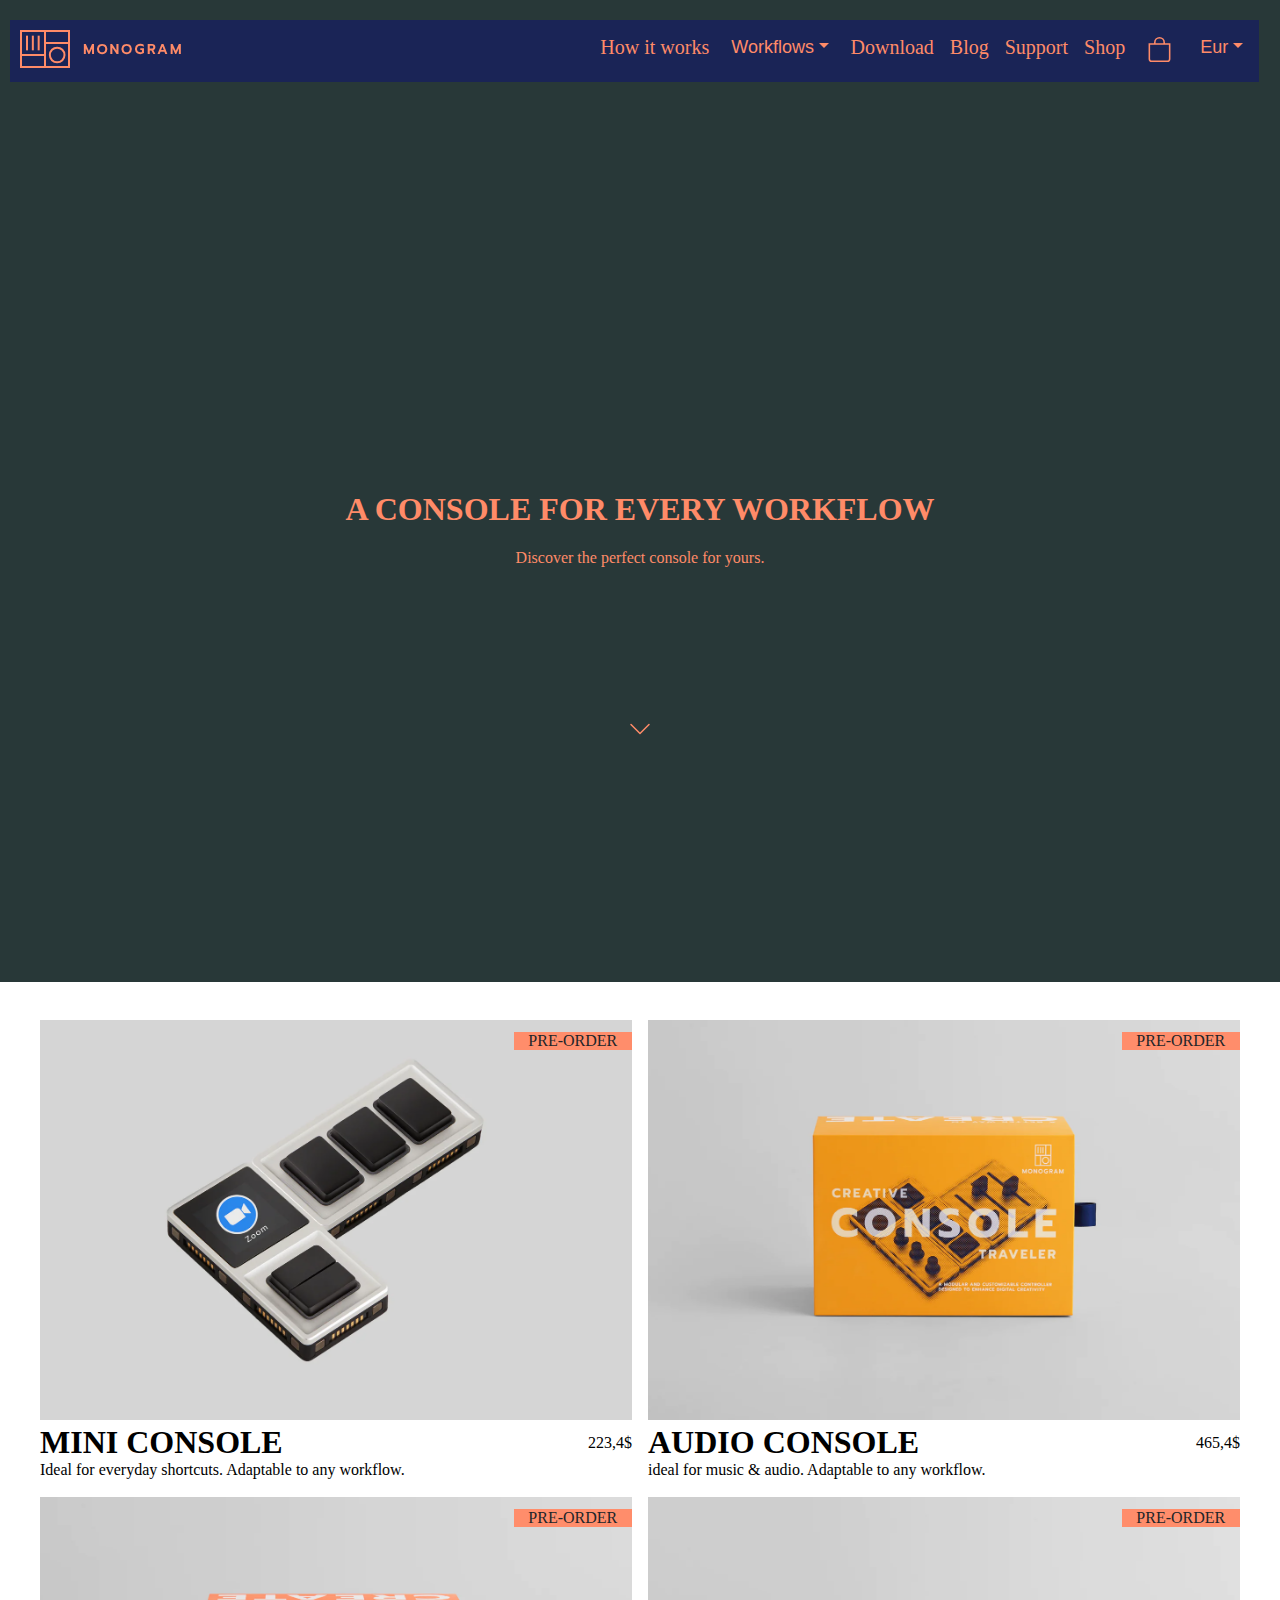
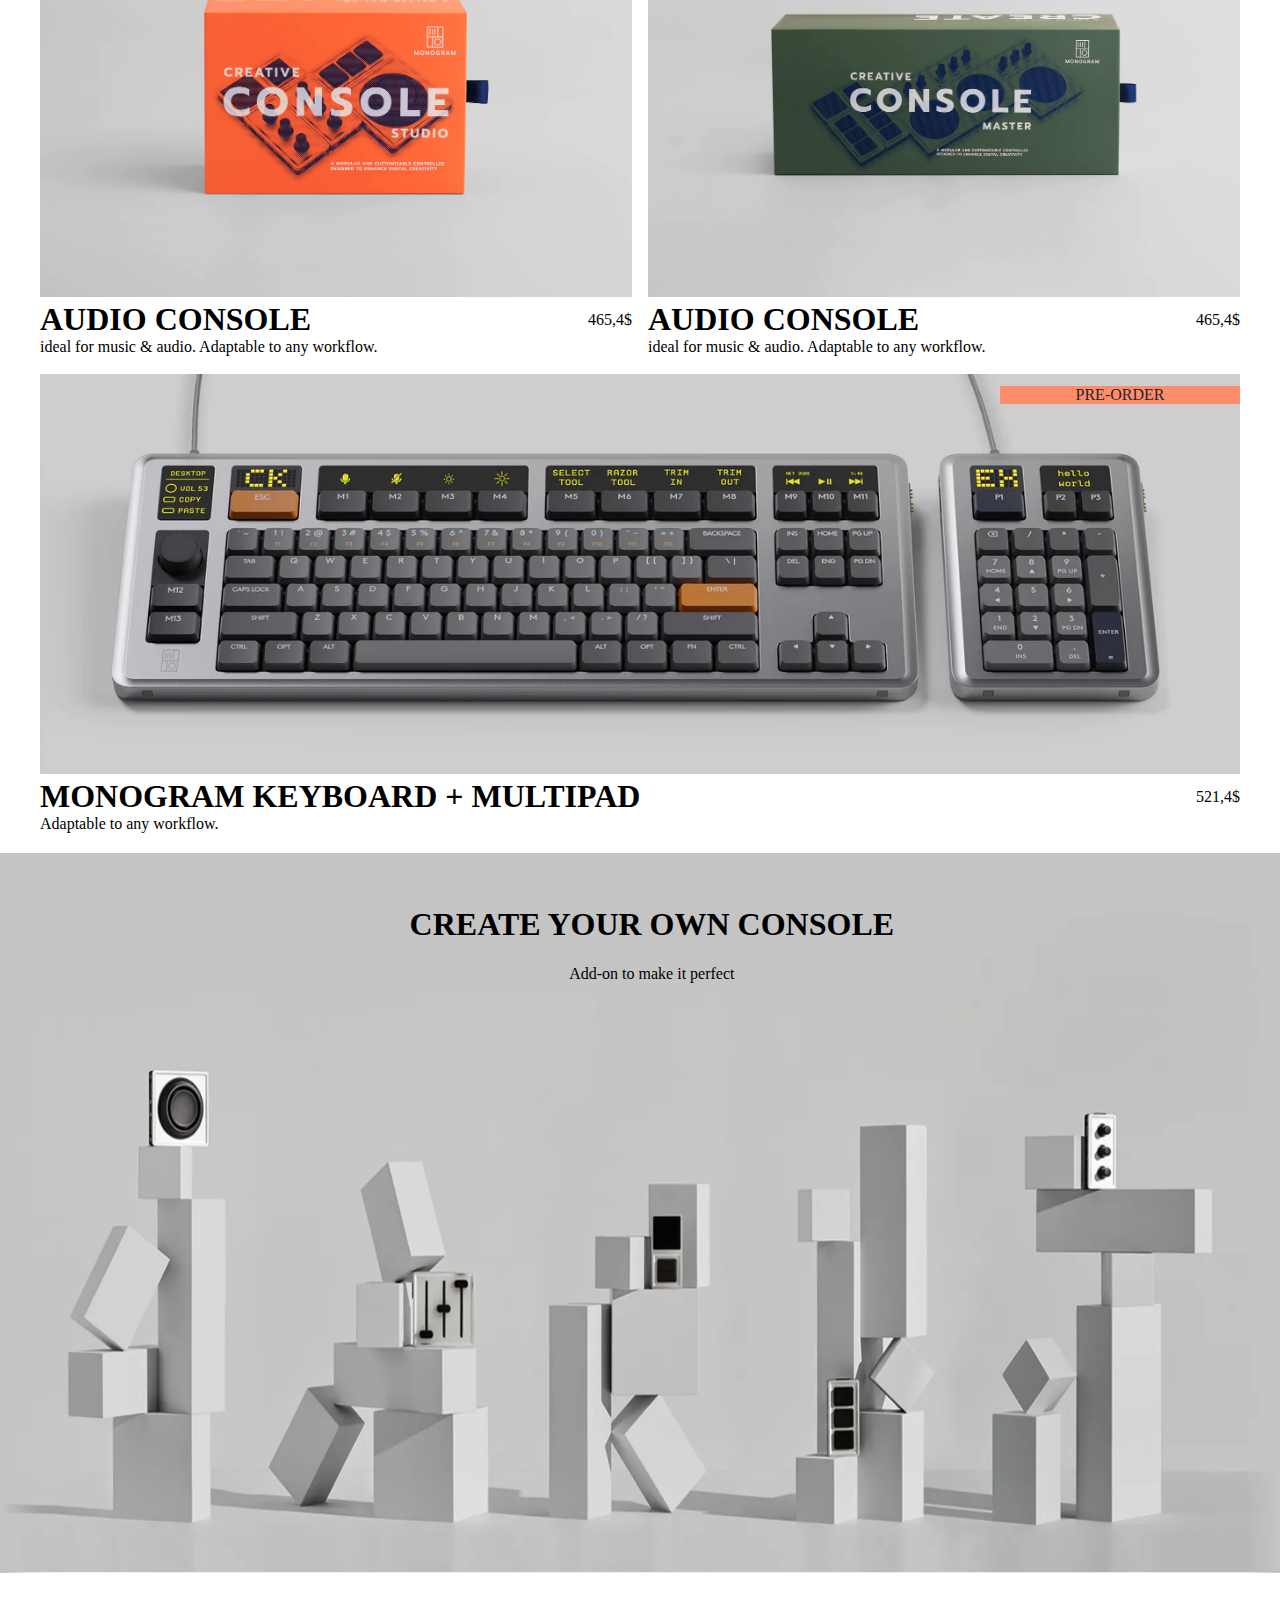
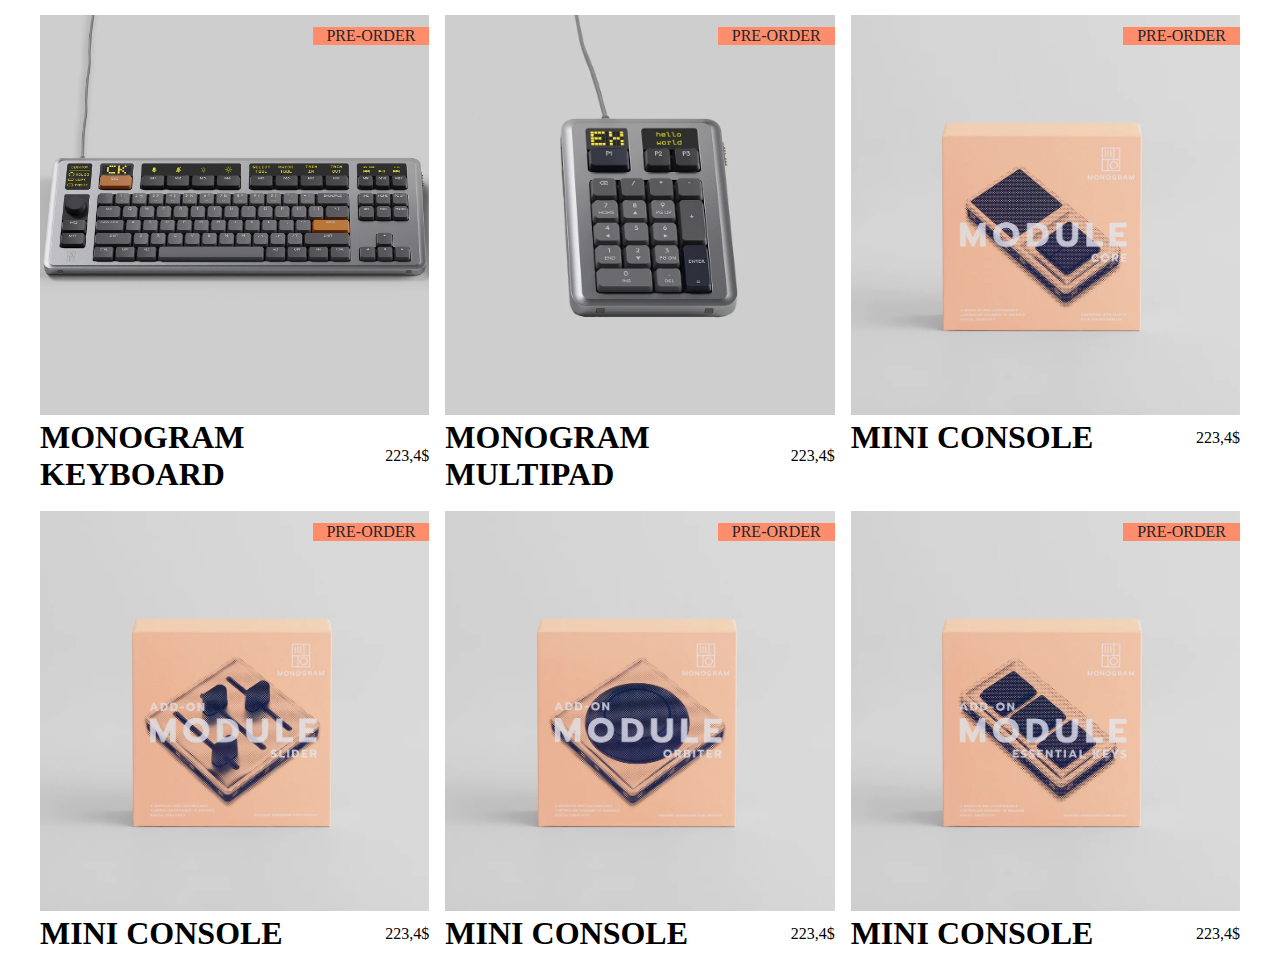
<file: Frontpage4/index.html>
<!DOCTYPE html>
<html lang="en">
<head>
    <meta charset="UTF-8">
    <meta name="viewport" content="width=device-width, initial-scale=1.0">
    <title>Document</title>
    <link rel="stylesheet" href="./style.css">
</head>
<body>
    
        <div class="imgbackground">
            
                <div id="navbar" class="navbar">
                    <div class="img">
                        <svg height="38" viewBox="0 0 520 114" fill="currentColor"><title>Monogram</title><path d="M150,36V0H0V114H150ZM144,6V36H78V6ZM6,6H72V72H6ZM72,108H6V78H72Zm72,0H78V78h0V42h66Z"></path><rect x="35.5" y="17" width="6" height="44"></rect><rect x="53" y="17" width="6" height="44"></rect><rect x="18" y="17" width="6" height="44"></rect><path d="M111.5,50a25,25,0,1,0,25,25A25,25,0,0,0,111.5,50Zm0,44a19,19,0,1,1,19-19A19,19,0,0,1,111.5,94Z"></path><polygon points="206.809 62.675 197.497 42.37 191.584 42.37 191.586 72.048 197.523 72.048 197.523 55.206 205.264 72.048 208.374 72.048 216.112 55.206 216.112 72.048 222.042 72.048 222.042 42.37 216.116 42.37 206.809 62.675"></polygon><path d="M254.479,43.7a17.5,17.5,0,0,0-16.021,0,14.407,14.407,0,0,0-5.676,5.491,16.649,16.649,0,0,0,.006,16.083,14.247,14.247,0,0,0,5.671,5.463h0a16.777,16.777,0,0,0,7.787,1.927h.248a16.4,16.4,0,0,0,7.991-1.946,14.508,14.508,0,0,0,5.675-5.474,16.621,16.621,0,0,0-.006-16.063A14.429,14.429,0,0,0,254.479,43.7Zm.2,18.682a8.787,8.787,0,0,1-3.407,3.376,10.262,10.262,0,0,1-9.593,0,8.734,8.734,0,0,1-3.417-3.363,11.047,11.047,0,0,1-.026-10.274,8.733,8.733,0,0,1,3.407-3.394,9.8,9.8,0,0,1,4.858-1.211,9.653,9.653,0,0,1,4.81,1.209,8.786,8.786,0,0,1,3.38,3.384A11.041,11.041,0,0,1,254.678,62.38Z"></path><polygon points="289.285 61.212 276.742 42.59 276.593 42.37 270.888 42.37 270.888 72.048 277.114 72.048 277.114 53.166 289.807 72.048 295.512 72.048 295.512 42.37 289.285 42.37 289.285 61.212"></polygon><path d="M327.94,43.7a17.506,17.506,0,0,0-16.024,0,14.414,14.414,0,0,0-5.676,5.491,16.639,16.639,0,0,0,.006,16.083,14.249,14.249,0,0,0,5.672,5.463h0a16.767,16.767,0,0,0,7.786,1.927h.251a16.358,16.358,0,0,0,7.991-1.946,14.5,14.5,0,0,0,5.675-5.473,16.607,16.607,0,0,0-.006-16.064A14.435,14.435,0,0,0,327.94,43.7Zm.2,18.682a8.819,8.819,0,0,1-3.408,3.377,9.828,9.828,0,0,1-4.8,1.189,9.686,9.686,0,0,1-4.8-1.19,8.739,8.739,0,0,1-3.419-3.363,11.052,11.052,0,0,1-.024-10.274,8.715,8.715,0,0,1,3.4-3.394,10.261,10.261,0,0,1,9.668,0,8.777,8.777,0,0,1,3.379,3.384A11.047,11.047,0,0,1,328.139,62.38Z"></path><path d="M360.847,60.071H365.7V65.68a12.124,12.124,0,0,1-9.842-.3A8.491,8.491,0,0,1,352.4,62.02a10.373,10.373,0,0,1-1.257-5.21,9.7,9.7,0,0,1,1.33-5.127,8.954,8.954,0,0,1,3.6-3.382,10.926,10.926,0,0,1,5.151-1.2,18.4,18.4,0,0,1,5.167.676,10.671,10.671,0,0,1,3.971,2.157l.826.71v-6.31l-.207-.15a13.858,13.858,0,0,0-4.574-2.173,21.461,21.461,0,0,0-5.627-.681,17.6,17.6,0,0,0-8.264,1.9,13.706,13.706,0,0,0-5.647,5.445,17.611,17.611,0,0,0,.008,16.272,13.557,13.557,0,0,0,5.631,5.413l.474.233.011-.025a20.172,20.172,0,0,0,18.694-1.363l.237-.147V54.911H360.847Z"></path><path d="M430.287,41.958h-5.74L412.621,71.636h6.435l2.59-6.606h11.5l2.633,6.606h6.391L430.412,42.271Zm1.033,17.766h-7.845L427.4,49.45Z"></path><polygon points="476.574 41.958 467.268 62.263 457.955 41.958 452.043 41.958 452.031 71.636 457.969 71.636 457.969 54.794 465.709 71.636 468.82 71.636 476.56 54.794 476.56 71.636 482.501 71.636 482.501 41.958 476.574 41.958"></polygon><path d="M404.4,57.222a9.5,9.5,0,0,0,1.649-5.623,9.138,9.138,0,0,0-2.779-7.193,11.069,11.069,0,0,0-7.683-2.448H383.069V71.636h6.225v-10.5h4.883l5.554,10.5h6.483l-5.959-11.25A9.062,9.062,0,0,0,404.4,57.222Zm-4.579-5.62a3.694,3.694,0,0,1-1.351,3.125,6.154,6.154,0,0,1-3.8,1.1h-.024l-5.345,0V47.266h5.345C398.172,47.266,399.817,48.633,399.818,51.6Z"></path></svg>
                    </div>
                    <div class="links">
                        <a href="#">How it works</a>
                        <div class="workflowdrop">
                            <Button onclick='dropactived(this)' class="dropbutton">Workflows</Button>
                            <div id="myDropdown" class="dropdown">
                                <a href="/">Audio Console</a>
                                <a href="/">Video Console</a>
                                <a href="/">Photo Console</a>
                                <a href="/">Mini Console</a>
                            </div>
                        </div>
                        <a href="/">Download</a>
                        <a href="/">Blog</a>
                        <a href="/">Support</a>
                        <a href="/">Shop</a>
                        <button class="purse">
                            <svg height="25" width="25" fill="currentColor" class="bi bi-bag" viewBox="0 0 16 16"><path d="M8 1a2.5 2.5 0 0 1 2.5 2.5V4h-5v-.5A2.5 2.5 0 0 1 8 1zm3.5 3v-.5a3.5 3.5 0 1 0-7 0V4H1v10a2 2 0 0 0 2 2h10a2 2 0 0 0 2-2V4h-3.5zM2 5h12v9a1 1 0 0 1-1 1H3a1 1 0 0 1-1-1V5z"></path></svg>
                        </button>
                        <div class="workflowdrop">
                            <Button onclick='dropactived(this)' class="dropbutton">Eur</Button>
                            <div id="myDropdown" class="dropdown">
                                <a href="/">USD ($)</a>
                                <a href="/">CAD ($)</a>
                                <a href="/">EUR (€)</a>
                            </div>
                        </div>
                        <!-- <div class="coin">
                            <a href="">eur</a>
                        </div> -->
                    </div>
                    
                </div>
                <div class="header">
                    <div class="title">
                        <h1>A CONSOLE FOR EVERY WORKFLOW</h1>
                    <span>Discover the perfect console for yours.</span>
                    <div class="arrow">
                                           <svg class="downward-indicator-module--downIcon--1e586 animations-module--slideUp--66da7 animations-module--slideUpStart--f5cb8" width="1.5em" height="1.5em" fill="currentColor" viewBox="0 0 16 16"><path fill-rule="evenodd" d="M1.646 4.646a.5.5 0 0 1 .708 0L8 10.293l5.646-5.647a.5.5 0 0 1 .708.708l-6 6a.5.5 0 0 1-.708 0l-6-6a.5.5 0 0 1 0-.708z"></path></svg>
 
                    </div>
                    </div>
                    
                </div> 
        </div> 
        <div class="container">
            <div class="item item-1">
                <span class="badge">PRE-ORDER</span>
                <div class="figure">
                    <img class="Sirv image-main" src="./images/Everyday-Bundle-Mocks-final_1366x911_crop_center.jpg.webp" alt="">
                    <img class="Sirv image-hover" src="./images/Everyday-Bundle-Mocks-horizontal_1366x911_crop_center.jpg.webp">
                 
                    <div class="footer">
                        <div class="description">
                            <h1>MINI CONSOLE</h1>
                        <div class="buttonHover">
                        <span class="price">223,4$</span>
                        <button class="price price-hover">SHOP NOW</button> 
                        </div>
                    
                        </div>
                    <p>Ideal for everyday shortcuts. Adaptable to any workflow.</p>
                    </div>
                </div>

               
               
            </div>
            <div class="item item-2">
                <span class="badge">PRE-ORDER</span>
                <div class="figure">
                    <img class="Sirv image-main" src="./images/Packaging_TravelerClosedBracket1_Monogram_May20204517_d3899632-1a43-425f-a16a-1d5b968810c7_1366x911_crop_center.jpg.webp" alt="">
                    <img class="Sirv image-hover" src="./images/Consoles_TravelerBracket1_Monogram_May2020_4561_30a35bd4-01b4-44db-894a-e06162d8ab77_1366x911_crop_center.jpg.webp">
                
                    <div class="footer">
                        <div class="description">
                            <h1>AUDIO CONSOLE</h1>
                            <div class="buttonHover">
                                <span class="price">465,4$</span>
                                <button class="price price-hover">SHOP NOW</button> 
                            </div>
                        
                        </div>
                        
                        <p>ideal for music & audio. Adaptable to any workflow.</p>
                    </div>
                </div>
            </div>


            <div class="item item-3">
                <span class="badge">PRE-ORDER</span>
                <div class="figure">
                <img class="Sirv image-main" src="./images/Packaging_StudioClosedBracket1_Monogram_May20204507_548446cb-17c9-4fc2-8b12-ae1b1a308a7e_1366x911_crop_center.jpg.webp" alt="">
                <img class="Sirv image-hover" src="./images/Consoles_StudioBracket1_Monogram_May2020_4558_53685b21-b09f-45b0-85a2-180d6acfafac_1366x911_crop_center.jpg.webp">
  
                
                    <div class="footer">
                        <div class="description">
                            <h1>AUDIO CONSOLE</h1>
                            <div class="buttonHover">
                                <span class="price">465,4$</span>
                                <button class="price price-hover">SHOP NOW</button> 
                            </div>
                        
                        </div>
                        
                        <p>ideal for music & audio. Adaptable to any workflow.</p>
                    </div>
                 </div>   
            </div>
            <div class="item item-4">
                <span class="badge">PRE-ORDER</span>
                <div class="figure">
                <img class="Sirv image-main" src="./images/Packaging_MasterClosedBracket1_Monogram_May20204494_1366x911_crop_center.jpg.webp" alt="">
                <img class="Sirv image-hover" src="./images/Consoles_MasterBracket1_Monogram_May2020_4555_1366x911_crop_center.jpg.webp">
  
                
                    <div class="footer">
                        <div class="description">
                            <h1>AUDIO CONSOLE</h1>
                                <div class="buttonHover">
                                    <span class="price">465,4$</span>
                                    <button class="price price-hover">SHOP NOW</button> 
                                </div>
                        </div>
                        
                        <p>ideal for music & audio. Adaptable to any workflow.</p>
                    </div>
                 </div>   
            </div>
            <div class="item item-5">
                <span class="badge">PRE-ORDER</span>
                <div class="figure">
                <img class="Sirv image-main" src="./images/keyboard1.webp" alt="">
                <img class="Sirv image-hover" src="./images/keyboard2.webp">
  
                
                    <div class="footer">
                        <div class="description">
                            <h1>MONOGRAM KEYBOARD + MULTIPAD</h1>
                                <div class="buttonHover">
                                    <span class="price">521,4$</span>
                                    <button class="price price-hover">SHOP NOW</button> 
                                </div>
                        </div>
                        
                        <p>Adaptable to any workflow.</p>
                    </div>
                 </div> 
            </div>
  
        </div>

        <div class="phraseImg">
            <div class="phrase">
                <h1>CREATE YOUR OWN CONSOLE</h1>
                <span>Add-on to make it perfect</span>
            </div>
            <img src="./images/backconsole.webp" alt="">
        </div>


        <div class="catalog">
            <div class="item item-1">
                <span class="badge2">PRE-ORDER</span>
                <div class="figure">
                    <img class="Sirv image-main" src="./images/monokeyboard.webp" alt="">
                    <img class="Sirv image-hover" src="./images/Everyday-Bundle-Mocks-horizontal_1366x911_crop_center.jpg.webp">
                 
                    <div class="footer">
                        <div class="description">
                            <h1>MONOGRAM KEYBOARD</h1>
                        <div class="buttonHover">
                        <span class="price">223,4$</span>
                        <button class="price price-hover">SHOP NOW</button> 
                        </div>
                    
                        </div>
                    
                    </div>
                </div>

               
               
            </div>
            <div class="item item-1">
                <span class="badge2">PRE-ORDER</span>
                <div class="figure">
                    <img class="Sirv image-main" src="./images/calculator.webp" alt="">
                    <img class="Sirv image-hover" src="./images/Everyday-Bundle-Mocks-horizontal_1366x911_crop_center.jpg.webp">
                 
                    <div class="footer">
                        <div class="description">
                            <h1>MONOGRAM MULTIPAD</h1>
                        <div class="buttonHover">
                        <span class="price">223,4$</span>
                        <button class="price price-hover">SHOP NOW</button> 
                        </div>
                    
                        </div>
                    </div>
                </div>

               
               
            </div>
            <div class="item item-1">
                <span class="badge2">PRE-ORDER</span>
                <div class="figure">
                    <img class="Sirv image-main" src="./images/modulepack.webp" alt="">
                    <img class="Sirv image-hover" src="./images/moduletwo.webp">
                 
                    <div class="footer">
                        <div class="description">
                            <h1>MINI CONSOLE</h1>
                        <div class="buttonHover">
                        <span class="price">223,4$</span>
                        <button class="price price-hover">SHOP NOW</button> 
                        </div>
                    
                        </div>
                    </div>
                </div>

               
               
            </div>
            <div class="item item-1">
                <span class="badge2">PRE-ORDER</span>
                <div class="figure">
                    <img class="Sirv image-main" src="./images/addon.webp" alt="">
                    <img class="Sirv image-hover" src="./images/moduletwo.webp">
                 
                    <div class="footer">
                        <div class="description">
                            <h1>MINI CONSOLE</h1>
                        <div class="buttonHover">
                        <span class="price">223,4$</span>
                        <button class="price price-hover">SHOP NOW</button> 
                        </div>
                    
                        </div>
                    </div>
                </div>

               
               
            </div>
            <div class="item item-1">
                <span class="badge2">PRE-ORDER</span>
                <div class="figure">
                    <img class="Sirv image-main" src="./images/orbitpack.webp" alt="">
                    <img class="Sirv image-hover" src="./images/moduletwo.webp">
                 
                    <div class="footer">
                        <div class="description">
                            <h1>MINI CONSOLE</h1>
                        <div class="buttonHover">
                        <span class="price">223,4$</span>
                        <button class="price price-hover">SHOP NOW</button> 
                        </div>
                    
                        </div>
                    </div>
                </div>

               
               
            </div>
            <div class="item item-1">
                <span class="badge2">PRE-ORDER</span>
                <div class="figure">
                    <img class="Sirv image-main" src="./images/modulethree.webp" alt="">
                    <img class="Sirv image-hover" src="./images/moduletwo.webp">
                 
                    <div class="footer">
                        <div class="description">
                            <h1>MINI CONSOLE</h1>
                        <div class="buttonHover">
                        <span class="price">223,4$</span>
                        <button class="price price-hover">SHOP NOW</button> 
                        </div>
                    
                        </div>
                    </div>
                </div>

               
               
            </div>
        </div>
        <script src="./index.js"></script>   
</body>
</html>
</file>
<file: Frontpage4/style.css>
body{
    margin: 0;
}
.navbar{
    display: flex;
    justify-content: space-between;
    padding: 10px;
    margin: 20px 10px 0 10px;
    background-color:#1a2456;
    align-items: center;
    color: #ff8b68;
    width: 96%;

}

.sticky {
    position: fixed;
    top: 0;
    width: 96%;
    z-index: 3;

  }
  
  /* .sticky + .content {
    padding-top: 60px;
  } */

.links{
    display: flex;
    gap: 16px;
    
    
}
.dropbutton{
    border: none;
    background: none;
    color: #ff8b68;
    font-size: 18px;
    cursor: pointer;
}
.dropbutton:after {
    border-bottom: 0;
    border-left: 0.3em solid transparent;
    border-right: 0.3em solid transparent;
    border-top: 0.3em solid;
    content: "";
    display: inline-block;
    margin-left: 0.255em;
    vertical-align: 0.255em;
}
.workflowdrop{
     position: relative;
     display: inline-block;
}
.dropdown {
    display: none;
    position: absolute;
    background-color: #f1f1f1;
    min-width: 160px;
    
    box-shadow: 0px 8px 16px 0px rgba(0,0,0,0.2);
    z-index: 1;
  }

  
  .dropdown a{
    color: black;
  }
  .dropdown a:hover {background-color: #ddd;}

.show {
    display:flex;
    flex-direction: column;
}

.links a{
     text-decoration: none;
     color: #ff8b68;
     font-size: 20px;
}

.purse{
    border: none;
    background: none;
    color: #ff8b68;
}
.coin:after {
    border-bottom: 0;
    border-left: 0.3em solid transparent;
    border-right: 0.3em solid transparent;
    border-top: 0.3em solid;
    content: "";
    display: inline-block;
    margin-left: 0.255em;
    vertical-align: 0.255em;
}

.imgbackground{
     background-color: rgb(40, 56, 56);
    overflow: auto;
 background-size: cover;
    background-repeat: no-repeat;
    background-image: url('https://monogramcc.com/static/9a0b554db1990565457610c5f83b3ad7/91943/shop_cta_xl_896f6b8270.webp');   
}

.header{
    display: flex;
    justify-content: center;
    align-items: center;
    height: 100vh;
    
}

.title{
    display: flex;
    flex-direction: column;
    align-items: center;
    color: #ff8b68;
    margin-top: 150px;
    
}

.title span{
    margin-bottom: 150px;
}


.container{
    display: grid;
    grid-template-columns: 1fr 1fr;
    grid-column-gap: 16px;
    padding: 20px 40px 20px 40px;
}
.footer h1 {
    margin: 0;
}
.footer p {
    margin: 0;
}
.item{
    display: flex;
    flex-direction: column;

}

.description{
    display:flex ;
    justify-content: space-between;
    align-items: center;
}

.badge {
    background-color: #ff8d6b;
    color: #212529;
    width: 20%;
    position: relative;
    top: 30px;
    right: -80%;
    text-align: center;
    z-index: 2;
}
.figure {
    position: relative;
  }
  .figure img.Sirv.image-hover {
    position: absolute;
    top: 0;
    right: 0;
    left: 0;
    bottom: 0;
    object-fit: cover;
    opacity: 0;
    transition: opacity .2s;
  }
  .figure:hover img.Sirv.image-hover
  {
    opacity: 1;
  }
  
.item img{
    height: 400px;
    width: 100%;
    object-fit: cover;
}
.buttonHover{
position: relative;
}
.price-hover{
 margin-left: -68px;
    height: 25px;
    border: none;
    border-radius: 10px;
    background-color: #1a2456;
    color: white;
}
.buttonHover button.price.price-hover{
    position: absolute;
    top: 0;
    right: 0;
    left: 0;
    bottom: 0;
    opacity: 0;
    transition: opacity .2s;
}

.figure:hover button.price.price-hover
  {
    opacity: 1;
   
    cursor: pointer;
}  

.item-5{
    
    grid-area: 3 / 1 / 4 / 3;
    
}
.phraseImg{

}
.phraseImg img{
    width: 100%;
    height: 80vh;
}
.phrase{
    display: flex;
    flex-direction: column;
    align-items: center;
    position: relative;
    position: absolute;
    left: 32%;
    margin-top: 32px;

}

.catalog{

        display: grid;
        grid-template-columns: 1fr 1fr 1fr;
        grid-column-gap: 16px;
        padding: 20px 40px 20px 40px;
    
}

.badge2 {
    background-color: #ff8d6b;
    color: #212529;
    width: 30%;
    position: relative;
    top: 30px;
    right: -70%;
    text-align: center;
    z-index: 2;
}
</file>
